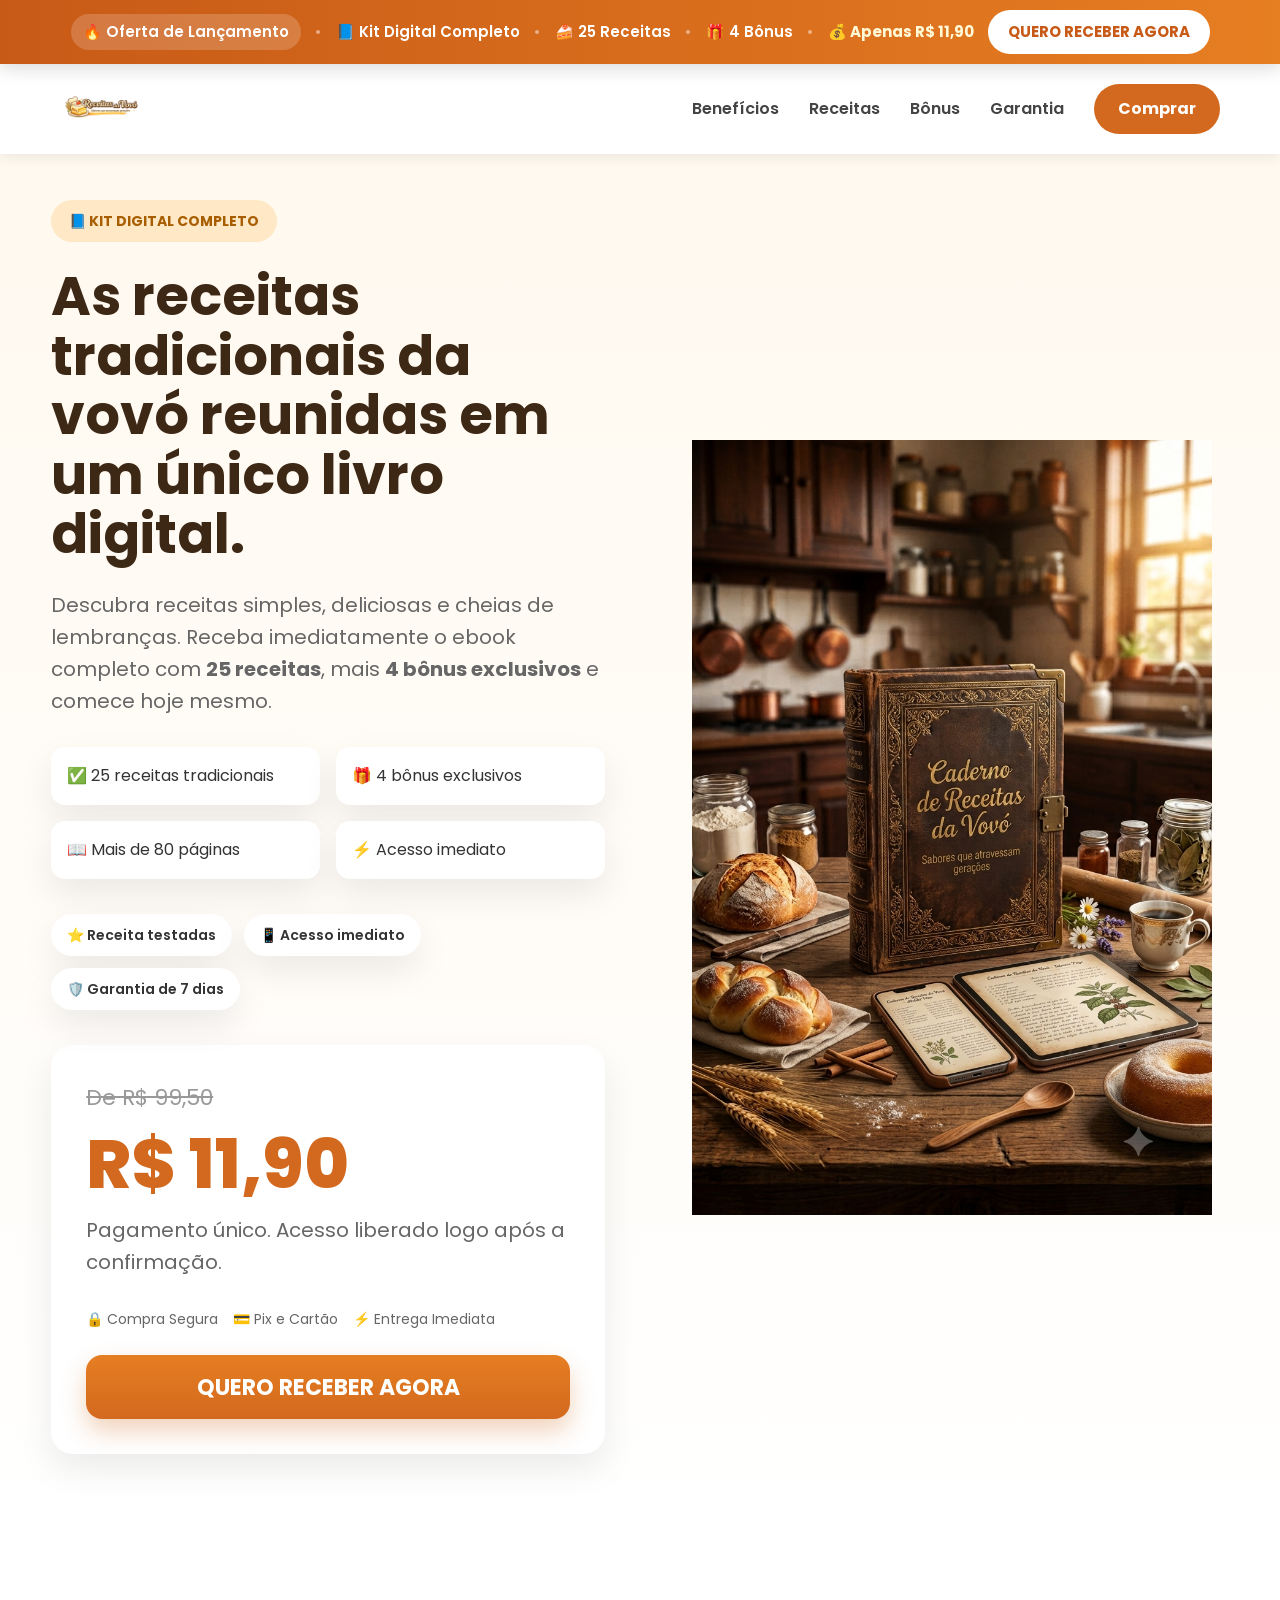
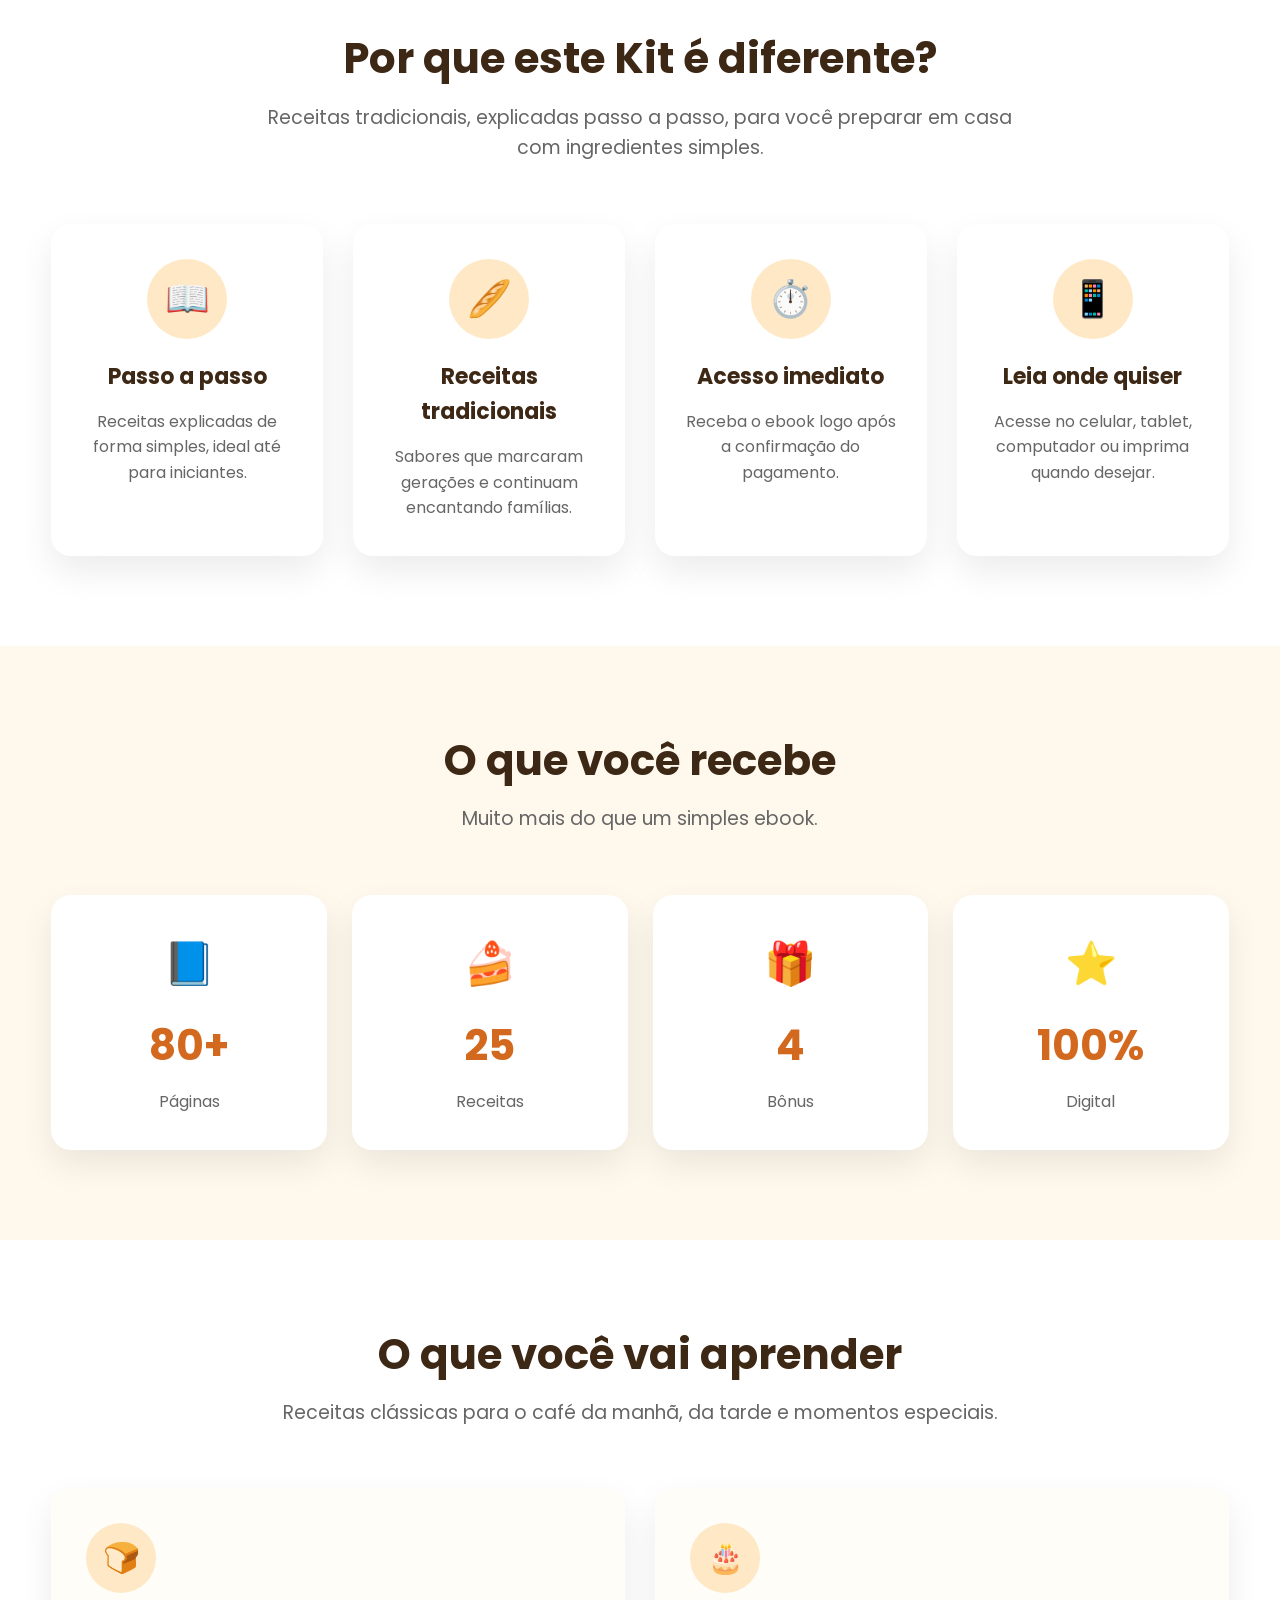
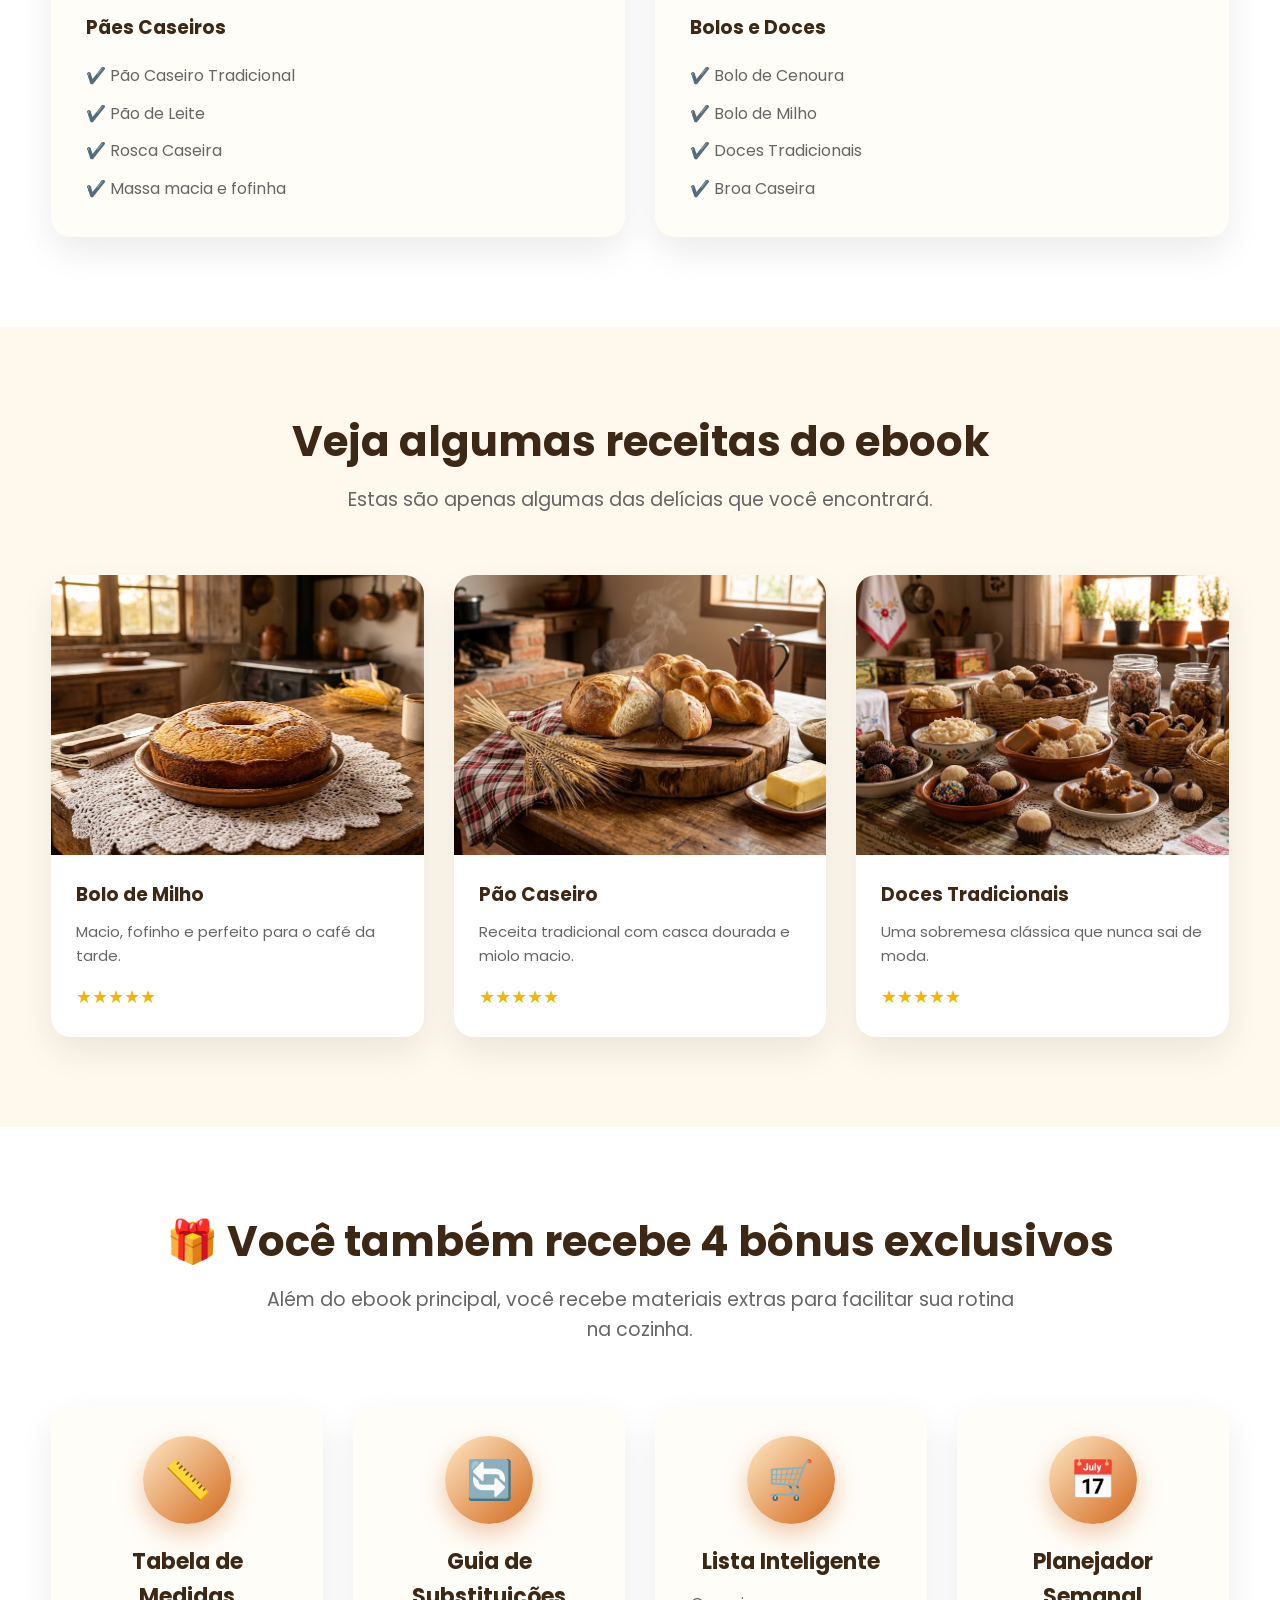
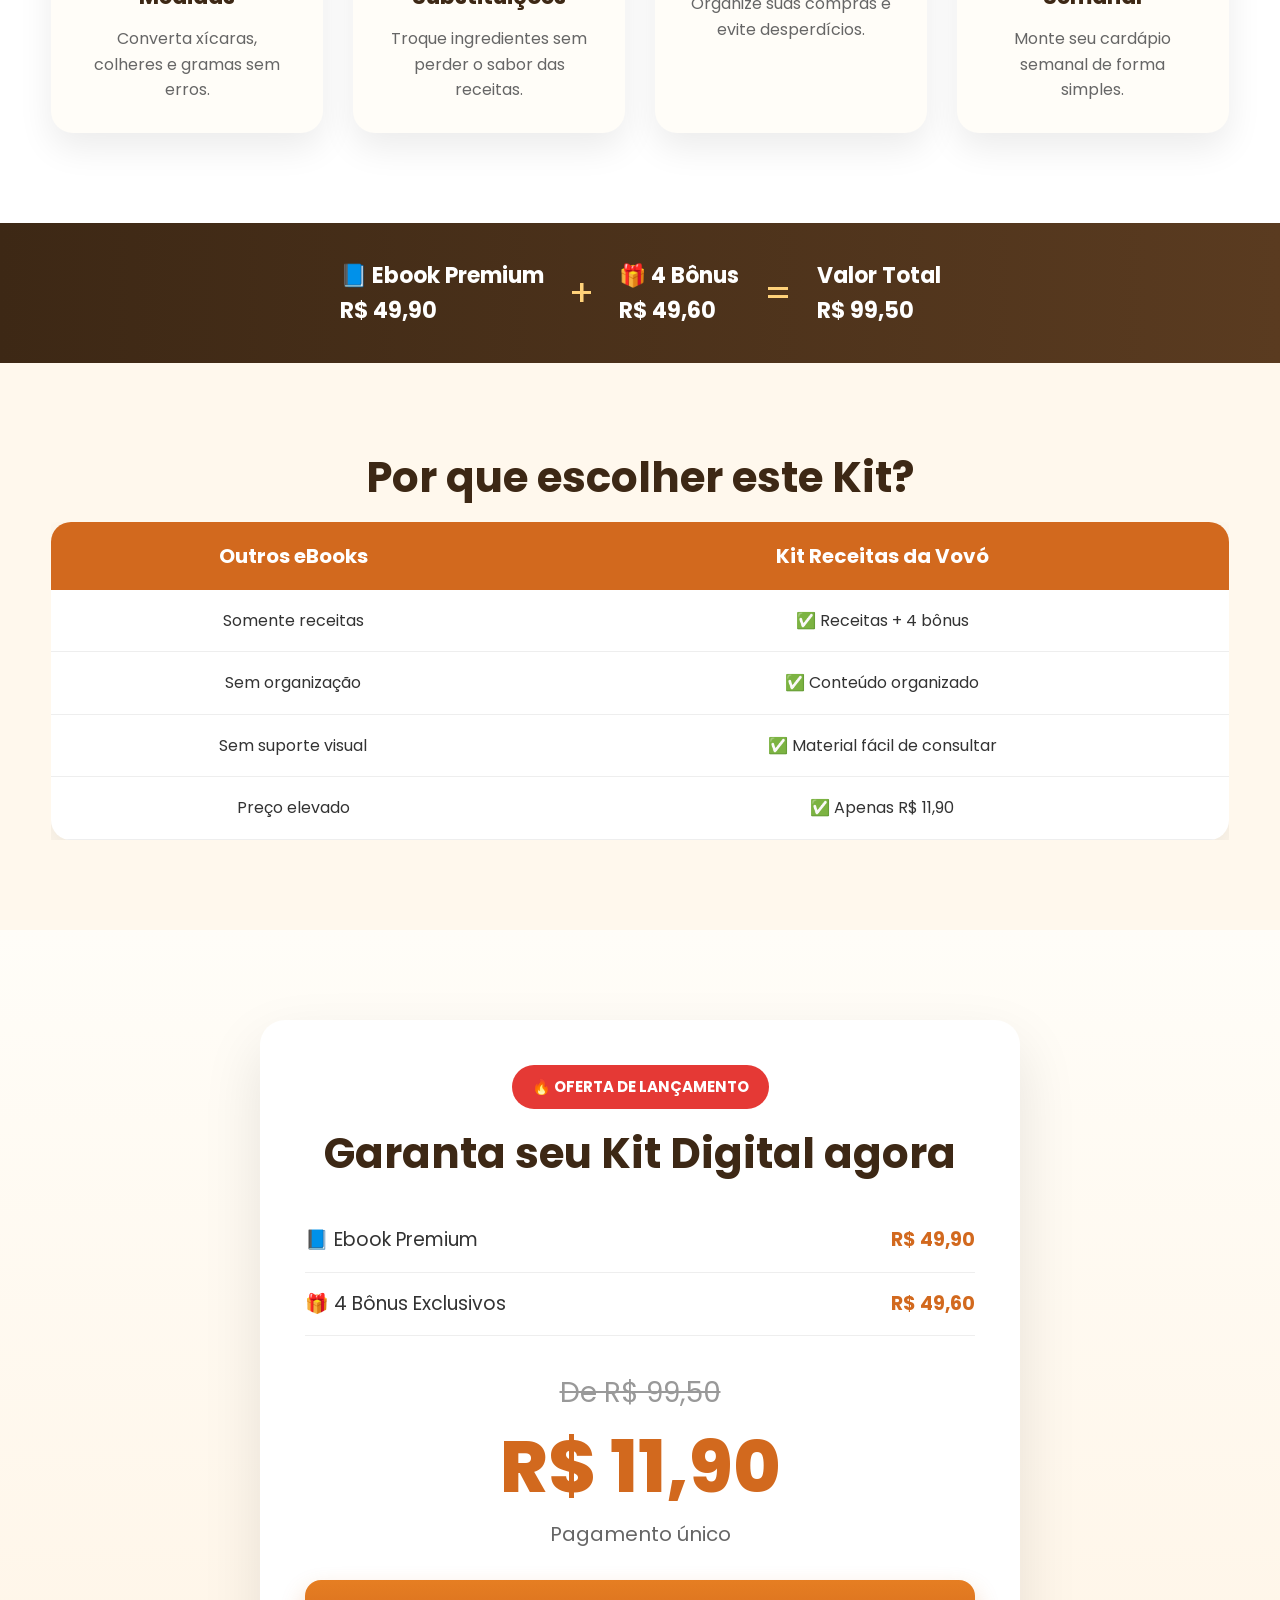
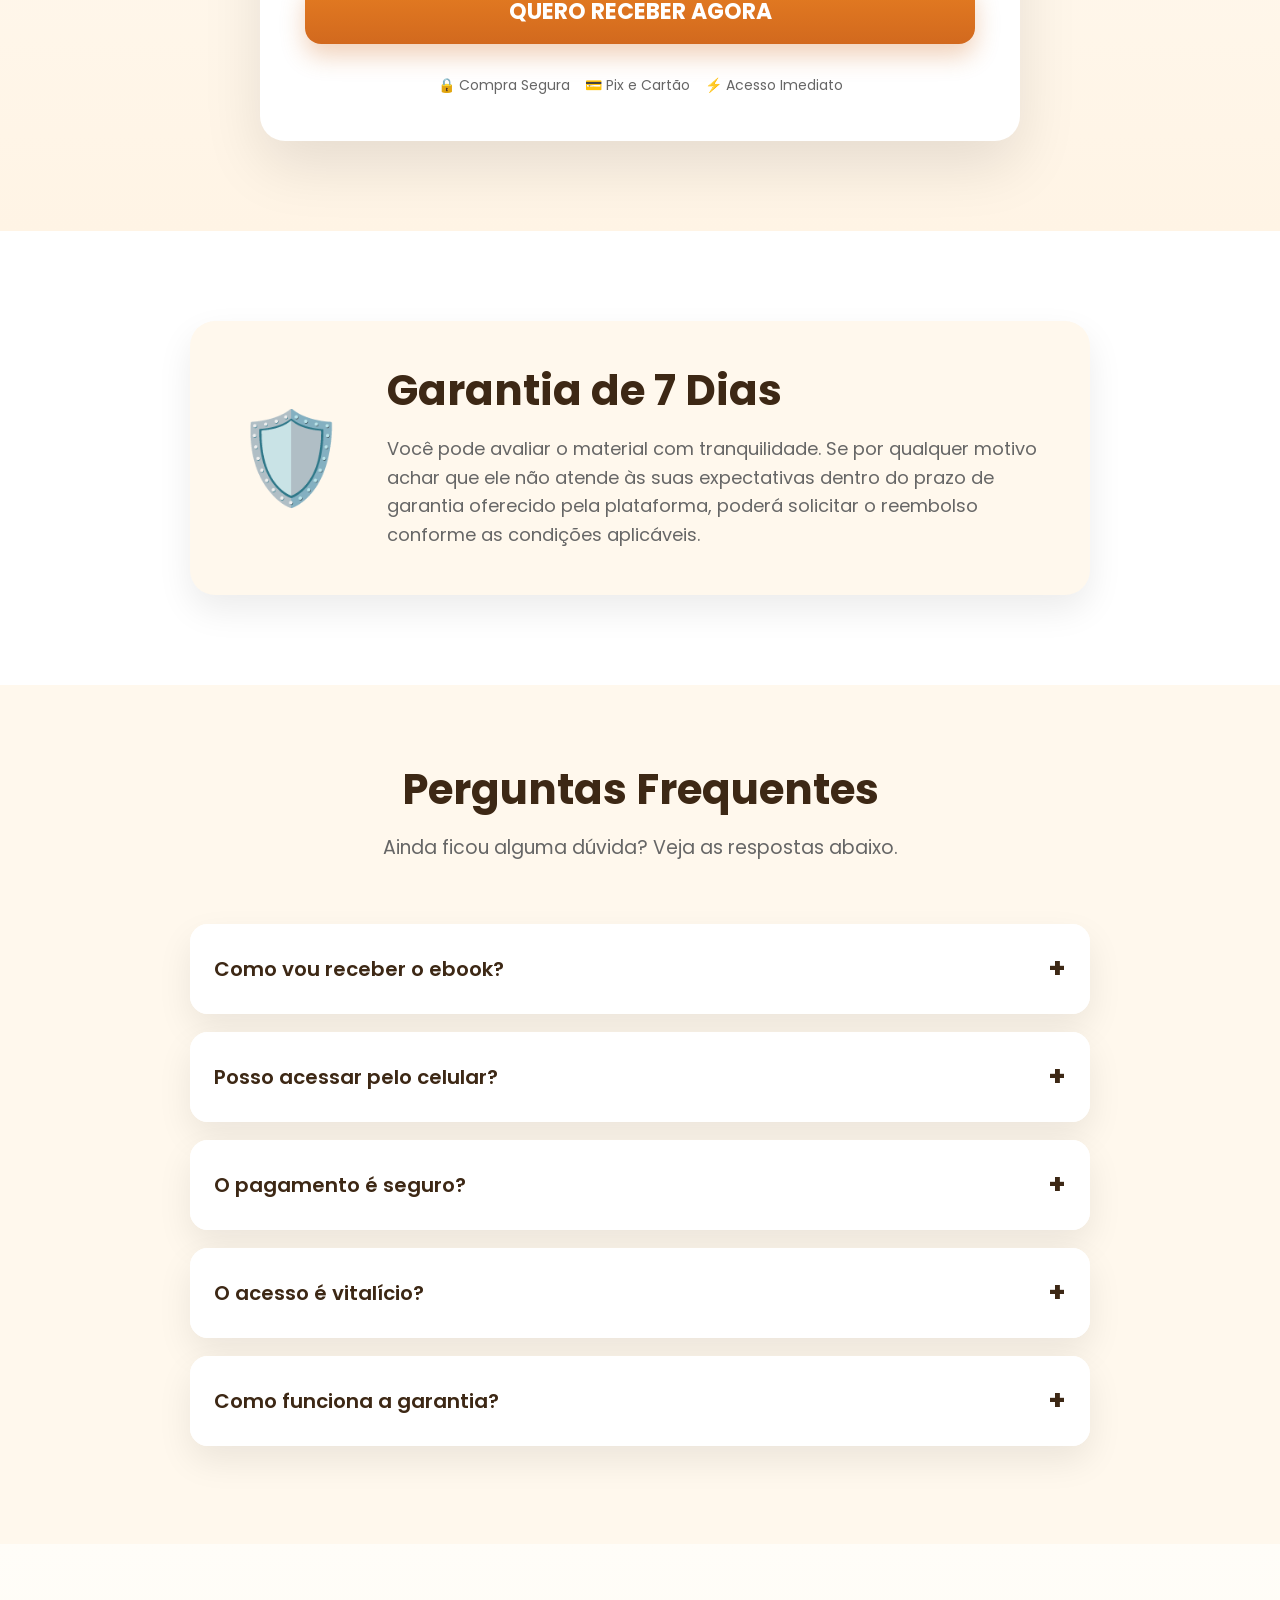
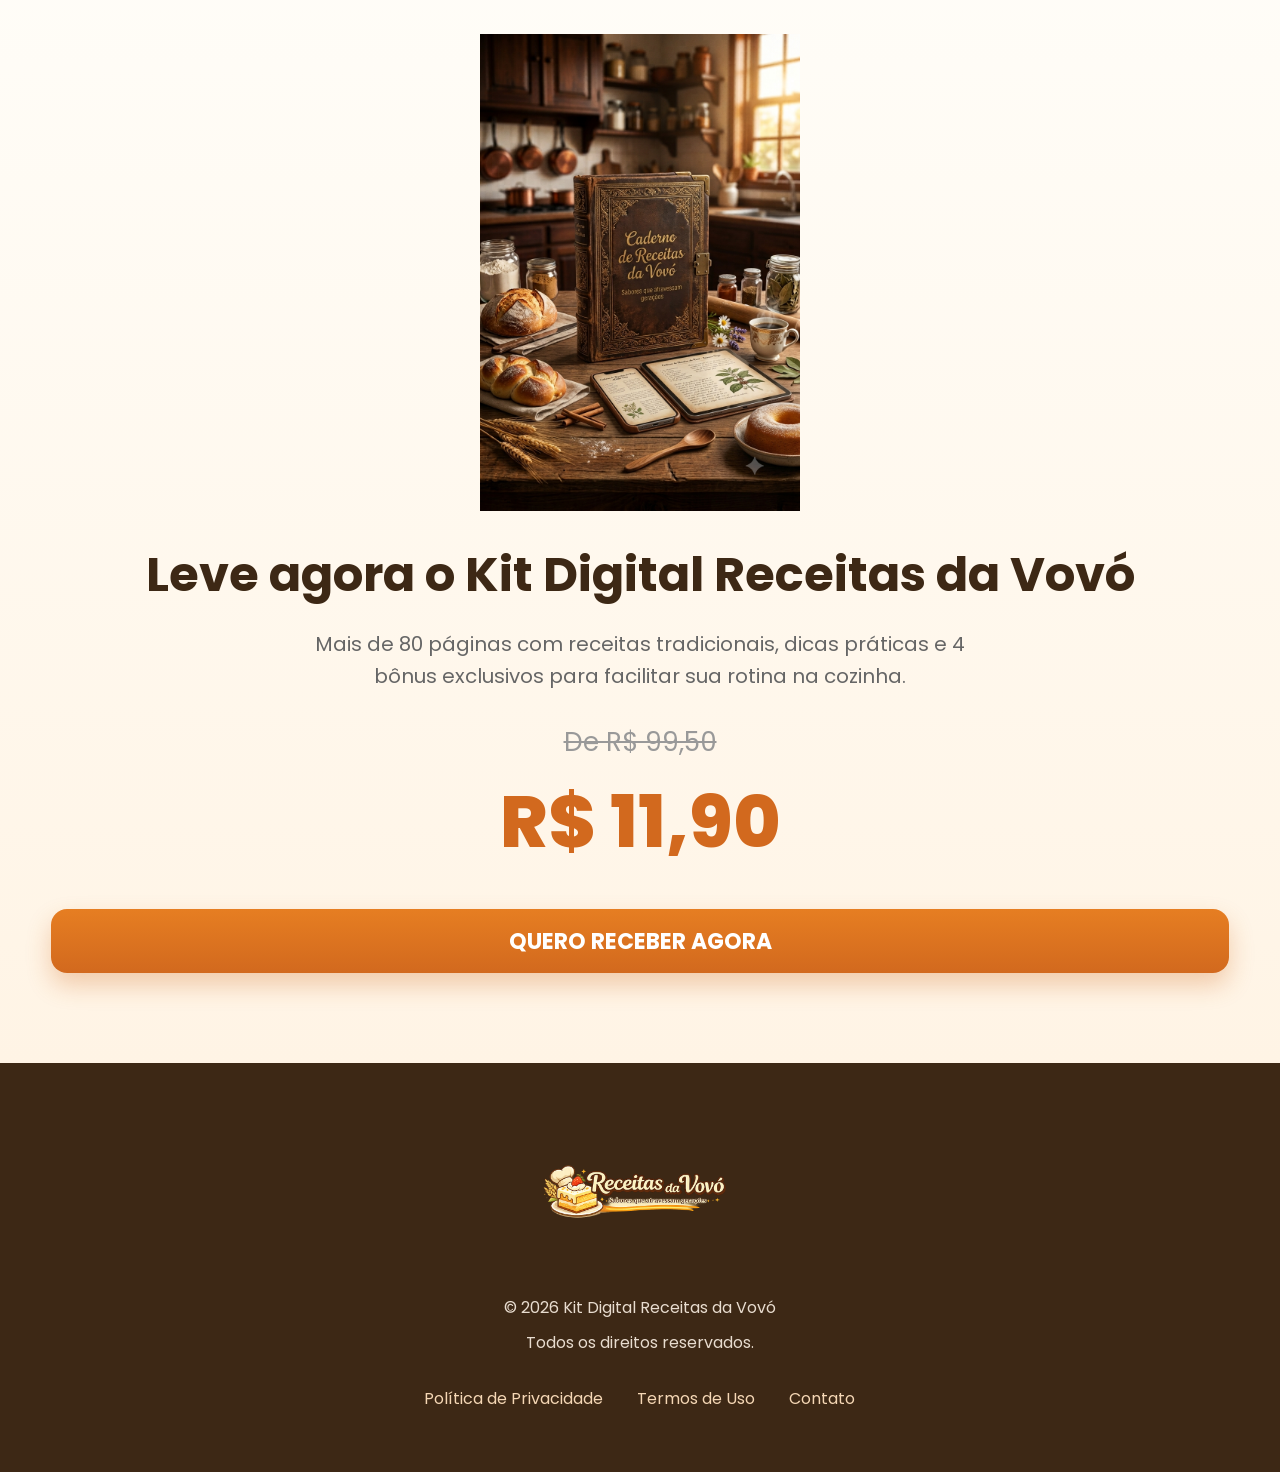
<file: index.html>
<!DOCTYPE html>
<html lang="pt-BR">
<head>
    <meta charset="UTF-8">
    <meta name="viewport" content="width=device-width, initial-scale=1.0">
    <title>Caderno de Receitas da Vovó | 25 Receitas + 4 Bônus</title>
    <meta name="description" content="Aprenda 25 receitas tradicionais da vovó e receba 4 bônus exclusivos. Ebook digital com mais de 80 páginas, acesso imediato e garantia de 7 dias.">
    <meta name="keywords" content="receitas da vovó, bolo caseiro, pão caseiro, ebook de receitas, receitas tradicionais, culinária brasileira">
    <meta name="author" content="Receitas da Vovó">
    <meta name="robots" content="index, follow">
    <meta property="og:type" content="website">
    <meta property="og:title" content="Kit Digital Receitas da Vovó">
    <meta property="og:description" content="25 receitas tradicionais + 4 bônus exclusivos por apenas R$ 11,90.">
    <meta property="og:image" content="assets/images/mockup/mockup.png">
    <meta property="og:url" content="https://diorgenescampos.github.io/livro-receitas-vovo/">
    <meta property="og:locale" content="pt_BR">
    <meta name="twitter:card" content="summary_large_image">
    <meta name="twitter:title" content="Kit Digital Receitas da Vovó">
    <meta name="twitter:description" content="25 receitas tradicionais + 4 bônus exclusivos.">
    <meta name="twitter:image" content="assets/images/mockup/mockup.png">
    <!-- <link rel="icon" href="assets/images/favicon/favicon.ico"> -->
    <!-- <link rel="apple-touch-icon" href="assets/images/favicon/apple-touch-icon.png"> -->

    <script>
    !function(f,b,e,v,n,t,s)
    {if(f.fbq)return;n=f.fbq=function(){
    n.callMethod ?
    n.callMethod.apply(n,arguments) :
    n.queue.push(arguments)
    };
    if(!f._fbq)f._fbq=n;
    n.push=n;
    n.loaded=!0;
    n.version='2.0';
    n.queue=[];
    t=b.createElement(e);
    t.async=!0;
    t.src=v;
    s=b.getElementsByTagName(e)[0];
    s.parentNode.insertBefore(t,s)
    }(window, document,'script',
    'https://connect.facebook.net/en_US/fbevents.js');

    fbq('init', '1923160201950301');
    fbq('track', 'PageView');
    </script>
    <noscript>
    <img height="1" width="1" style="display:none"
    src="https://www.facebook.com/tr?id=1923160201950301&ev=PageView&noscript=1"/>
    </noscript>

    <link rel="preconnect" href="https://fonts.googleapis.com">
    <link rel="preconnect" href="https://fonts.gstatic.com" crossorigin>
    <link href="https://fonts.googleapis.com/css2?family=Poppins:wght@300;400;500;600;700;800&display=swap" rel="stylesheet">

    <link rel="stylesheet" href="assets/css/style.css">
</head>
<body>

<div class="top-offer">
    <div class="offer-content">
        <span class="offer-highlight">🔥 Oferta de Lançamento</span>
        <span class="divider">•</span>
        <span>📘 Kit Digital Completo</span>
        <span class="divider">•</span>
        <span>🍰 25 Receitas</span>
        <span class="divider">•</span>
        <span>🎁 4 Bônus</span>
        <span class="divider">•</span>
        <span><strong>💰 Apenas R$ 11,90</strong></span>
        <a href="https://pay.kiwify.com.br/fBo9p1v" target="_blank" rel="noopener">
            QUERO RECEBER AGORA
        </a>
    </div>
</div>

<header>
    <div class="header-container">
        <a href="#inicio" class="logo">
            <img src="assets/images/capa/logo-horizontal.png"
     alt="Receitas da Vovó"
     class="logo-img">
        </a>
        <nav>
            <a href="#beneficios">Benefícios</a>
            <a href="#receitas">Receitas</a>
            <a href="#bonus">Bônus</a>
            <a href="#garantia">Garantia</a>
            <a href="#comprar" class="btn-menu">Comprar</a>
        </nav>
    </div>
</header>

<section class="hero" id="inicio">
<div class="container">
<div class="hero-grid">
<div class="hero-content">
<span class="tag">📘 KIT DIGITAL COMPLETO</span>
<h1>As receitas tradicionais da vovó reunidas em um único livro digital.</h1>
<p>
Descubra receitas simples, deliciosas e cheias de lembranças.
Receba imediatamente o ebook completo com <strong>25 receitas</strong>,
mais <strong>4 bônus exclusivos</strong> e comece hoje mesmo.
</p>
<div class="hero-check">
<div>✅ 25 receitas tradicionais</div>
<div>🎁 4 bônus exclusivos</div>
<div>📖 Mais de 80 páginas</div>
<div>⚡ Acesso imediato</div>
</div>
<div class="hero-stats">
<span>⭐ Receita testadas</span>
<span>📱 Acesso imediato</span>
<span>🛡️ Garantia de 7 dias</span>
</div>
<div class="price-box">
<div class="old-price">De R$ 99,50</div>
<div class="big-price">R$ 11,90</div>
<p>Pagamento único. Acesso liberado logo após a confirmação.</p>
<div class="security">
<span>🔒 Compra Segura</span>
<span>💳 Pix e Cartão</span>
<span>⚡ Entrega Imediata</span>
</div>
<br>
<a href="https://pay.kiwify.com.br/fBo9p1v" class="btn-primary" target="_blank" rel="noopener">QUERO RECEBER AGORA</a>
</div>
</div>

<div class="hero-image">
<img src="assets/images/mockup/mockup.png" alt="Kit Digital Receitas da Vovó" loading="eager">
</div>
</div>
</div>
</section>

<section class="benefits" id="beneficios">
<div class="container">
<h2>Por que este Kit é diferente?</h2>
<p class="section-subtitle">Receitas tradicionais, explicadas passo a passo, para você preparar em casa com ingredientes simples.</p>
<div class="benefits-grid">
<div class="benefit-card">
<div class="benefit-icon">📖</div>
<h3>Passo a passo</h3>
<p>Receitas explicadas de forma simples, ideal até para iniciantes.</p>
</div>
<div class="benefit-card">
<div class="benefit-icon">🥖</div>
<h3>Receitas tradicionais</h3>
<p>Sabores que marcaram gerações e continuam encantando famílias.</p>
</div>
<div class="benefit-card">
<div class="benefit-icon">⏱️</div>
<h3>Acesso imediato</h3>
<p>Receba o ebook logo após a confirmação do pagamento.</p>
</div>
<div class="benefit-card">
<div class="benefit-icon">📱</div>
<h3>Leia onde quiser</h3>
<p>Acesse no celular, tablet, computador ou imprima quando desejar.</p>
</div>
</div>
</div>
</section>

<section class="numbers">
<div class="container">
<h2>O que você recebe</h2>
<p class="section-subtitle">Muito mais do que um simples ebook.</p>
<div class="numbers-grid">
<div class="number-card"><span>📘</span><h3>80+</h3><p>Páginas</p></div>
<div class="number-card"><span>🍰</span><h3>25</h3><p>Receitas</p></div>
<div class="number-card"><span>🎁</span><h3>4</h3><p>Bônus</p></div>
<div class="number-card"><span>⭐</span><h3>100%</h3><p>Digital</p></div>
</div>
</div>
</section>

<section class="learn">
<div class="container">
<h2>O que você vai aprender</h2>
<p class="section-subtitle">Receitas clássicas para o café da manhã, da tarde e momentos especiais.</p>
<div class="learn-grid">
<div class="learn-card">
<div class="learn-icon">🍞</div>
<h3>Pães Caseiros</h3>
<ul>
<li>✔️ Pão Caseiro Tradicional</li>
<li>✔️ Pão de Leite</li>
<li>✔️ Rosca Caseira</li>
<li>✔️ Massa macia e fofinha</li>
</ul>
</div>
<div class="learn-card">
<div class="learn-icon">🎂</div>
<h3>Bolos e Doces</h3>
<ul>
<li>✔️ Bolo de Cenoura</li>
<li>✔️ Bolo de Milho</li>
<li>✔️ Doces Tradicionais</li>
<li>✔️ Broa Caseira</li>
</ul>
</div>
</div>
</div>
</section>

<section class="recipes" id="receitas">
<div class="container">
<h2>Veja algumas receitas do ebook</h2>
<p class="section-subtitle">Estas são apenas algumas das delícias que você encontrará.</p>
<div class="recipes-grid">
<div class="recipe-card">
<img src="assets/images/receitas/bolo.jpg" alt="Bolo de Milho">
<div class="recipe-info">
<h3>Bolo de Milho</h3>
<p>Macio, fofinho e perfeito para o café da tarde.</p>
<div class="recipe-stars">★★★★★</div>
</div>
</div>
<div class="recipe-card">
<img src="assets/images/receitas/pao.jpg" alt="Pão Caseiro">
<div class="recipe-info">
<h3>Pão Caseiro</h3>
<p>Receita tradicional com casca dourada e miolo macio.</p>
<div class="recipe-stars">★★★★★</div>
</div>
</div>
<div class="recipe-card">
<img src="assets/images/receitas/doce.jpg" alt="Pudim">
<div class="recipe-info">
<h3>Doces Tradicionais</h3>
<p>Uma sobremesa clássica que nunca sai de moda.</p>
<div class="recipe-stars">★★★★★</div>
</div>
</div>
</div>
</div>
</section>

<section class="bonus" id="bonus">
<div class="container">
<h2>🎁 Você também recebe 4 bônus exclusivos</h2>
<p class="section-subtitle">Além do ebook principal, você recebe materiais extras para facilitar sua rotina na cozinha.</p>
<div class="bonus-grid">
<div class="bonus-card">
<div class="bonus-icon-circle">📏</div>
<h3>Tabela de Medidas</h3>
<p>Converta xícaras, colheres e gramas sem erros.</p>
</div>
<div class="bonus-card">
<div class="bonus-icon-circle">🔄</div>
<h3>Guia de Substituições</h3>
<p>Troque ingredientes sem perder o sabor das receitas.</p>
</div>
<div class="bonus-card">
<div class="bonus-icon-circle">🛒</div>
<h3>Lista Inteligente</h3>
<p>Organize suas compras e evite desperdícios.</p>
</div>
<div class="bonus-card">
<div class="bonus-icon-circle">📅</div>
<h3>Planejador Semanal</h3>
<p>Monte seu cardápio semanal de forma simples.</p>
</div>
</div>
</div>
</section>

<section class="value-bar">
<div class="container">
<div class="value-item">📘 Ebook Premium<br><strong>R$ 49,90</strong></div>
<div class="plus">+</div>
<div class="value-item">🎁 4 Bônus<br><strong>R$ 49,60</strong></div>
<div class="plus">=</div>
<div class="value-item">Valor Total<br><strong>R$ 99,50</strong></div>
</div>
</section>

<section class="comparison">
<div class="container">
<h2>Por que escolher este Kit?</h2>
<div class="comparison-table">
<table>
<tr><th>Outros eBooks</th><th>Kit Receitas da Vovó</th></tr>
<tr><td>Somente receitas</td><td>✅ Receitas + 4 bônus</td></tr>
<tr><td>Sem organização</td><td>✅ Conteúdo organizado</td></tr>
<tr><td>Sem suporte visual</td><td>✅ Material fácil de consultar</td></tr>
<tr><td>Preço elevado</td><td>✅ Apenas R$ 11,90</td></tr>
</table>
</div>
</div>
</section>

<section class="offer" id="comprar">
<div class="container">
<div class="offer-box">
<div class="offer-title">
<span class="offer-badge">🔥 OFERTA DE LANÇAMENTO</span>
<h2>Garanta seu Kit Digital agora</h2>
</div>
<div class="offer-item"><span>📘 Ebook Premium</span><strong>R$ 49,90</strong></div>
<div class="offer-item"><span>🎁 4 Bônus Exclusivos</span><strong>R$ 49,60</strong></div>
<div class="offer-total">
<div class="offer-old">De R$ 99,50</div>
<div class="offer-price">R$ 11,90</div>
<div class="offer-installments">Pagamento único</div>
<a href="https://pay.kiwify.com.br/fBo9p1v" class="btn-primary" target="_blank" rel="noopener">QUERO RECEBER AGORA</a>
<div class="offer-security">
<span>🔒 Compra Segura</span>
<span>💳 Pix e Cartão</span>
<span>⚡ Acesso Imediato</span>
</div>
</div>
</div>
</div>
</section>

<section class="guarantee" id="garantia">
<div class="container">
<div class="guarantee-box">
<div class="guarantee-icon">🛡️</div>
<div class="guarantee-content">
<h2>Garantia de 7 Dias</h2>
<p>
Você pode avaliar o material com tranquilidade.
Se por qualquer motivo achar que ele não atende às suas expectativas dentro do prazo de garantia oferecido pela plataforma, poderá solicitar o reembolso conforme as condições aplicáveis.
</p>
</div>
</div>
</div>
</section>

<section class="faq">
<div class="container">
<h2>Perguntas Frequentes</h2>
<p class="section-subtitle">Ainda ficou alguma dúvida? Veja as respostas abaixo.</p>
<div class="faq-list">
<div class="faq-item">
<button class="faq-question">Como vou receber o ebook?</button>
<div class="faq-answer"><p>Após a confirmação do pagamento, você receberá acesso imediatamente pela Kiwify no e-mail cadastrado.</p></div>
</div>
<div class="faq-item">
<button class="faq-question">Posso acessar pelo celular?</button>
<div class="faq-answer"><p>Sim. O ebook pode ser lido no celular, tablet, notebook ou computador.</p></div>
</div>
<div class="faq-item">
<button class="faq-question">O pagamento é seguro?</button>
<div class="faq-answer"><p>Sim. Todo o pagamento é processado pela Kiwify em ambiente seguro.</p></div>
</div>
<div class="faq-item">
<button class="faq-question">O acesso é vitalício?</button>
<div class="faq-answer"><p>Sim. Depois da compra você poderá acessar o material sempre que desejar.</p></div>
</div>
<div class="faq-item">
<button class="faq-question">Como funciona a garantia?</button>
<div class="faq-answer"><p>Você poderá solicitar o reembolso dentro do prazo de garantia informado pela plataforma, conforme as condições aplicáveis.</p></div>
</div>
</div>
</div>
</section>

<section class="final-cta">
<div class="container">
<img src="assets/images/mockup/mockup.png" alt="Kit Digital Receitas da Vovó">
<h2>Leve agora o Kit Digital Receitas da Vovó</h2>
<p>Mais de 80 páginas com receitas tradicionais, dicas práticas e 4 bônus exclusivos para facilitar sua rotina na cozinha.</p>
<div class="final-price">
<span class="old">De R$ 99,50</span>
<span class="new">R$ 11,90</span>
</div>
<a href="https://pay.kiwify.com.br/fBo9p1v" class="btn-primary" target="_blank" rel="noopener">QUERO RECEBER AGORA</a>
</div>
</section>

<footer>
<div class="container">
<img src="assets/images/capa/logo-horizontal.png"
     alt="Receitas da Vovó"
     class="logo-img">
<p>© 2026 Kit Digital Receitas da Vovó</p>
<p>Todos os direitos reservados.</p>
<div class="footer-links">
<a href="#">Política de Privacidade</a>
<a href="#">Termos de Uso</a>
<a href="#">Contato</a>
</div>
</div>
</footer>

<a href="https://pay.kiwify.com.br/fBo9p1v" class="floating-buy" target="_blank" rel="noopener">🛒 Comprar por R$ 11,90</a>

<button class="back-top">↑</button>

<script src="assets/js/main.js"></script>
</body>
</html>
</file>
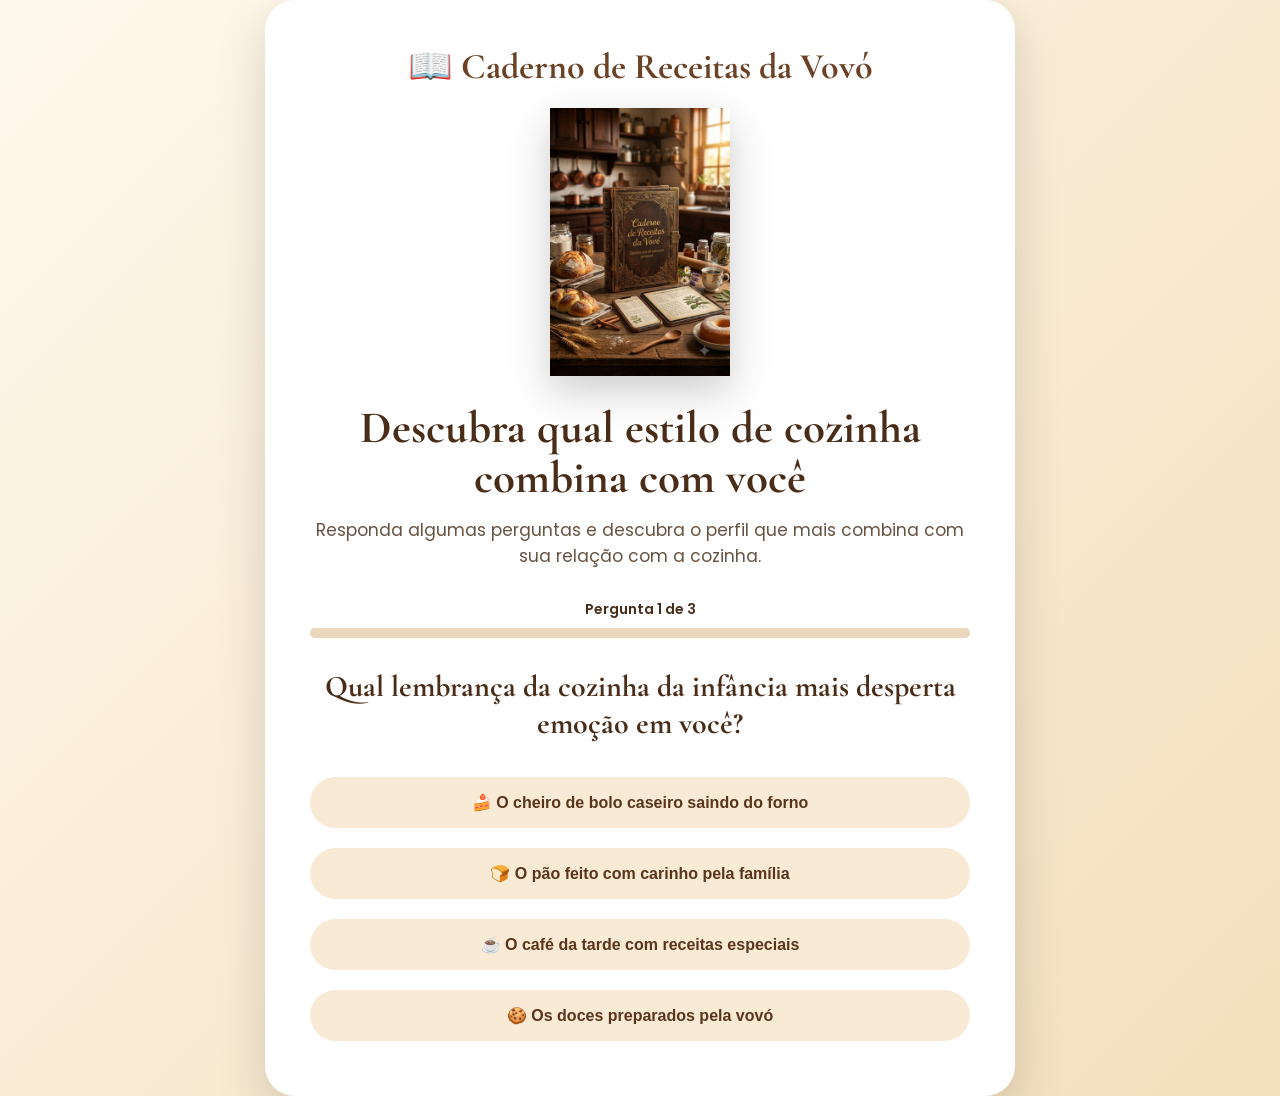
<file: quiz.html>
<!DOCTYPE html>
<html lang="pt-BR">

<head>

<meta charset="UTF-8">

<meta name="viewport" content="width=device-width, initial-scale=1.0">


<title>
Descubra seu Perfil Culinário | Caderno de Receitas da Vovó
</title>


<link rel="preconnect" href="https://fonts.googleapis.com">

<link rel="preconnect" href="https://fonts.gstatic.com" crossorigin>

<link href="https://fonts.googleapis.com/css2?family=Cormorant+Garamond:wght@500;600;700&family=Poppins:wght@300;400;500;600;700&display=swap" rel="stylesheet">



<style>


* {

margin:0;

padding:0;

box-sizing:border-box;

}



body {

font-family:'Poppins',sans-serif;

background:

linear-gradient(
135deg,
#fff8ed,
#f3dfbb
);

min-height:100vh;

display:flex;

align-items:center;

justify-content:center;

color:#4a2d18;

}



.quiz-box {


width:90%;

max-width:750px;

background:#ffffff;

border-radius:30px;

padding:45px;

box-shadow:

0 20px 50px rgba(0,0,0,.15);

text-align:center;


}



.logo {


font-family:'Cormorant Garamond',serif;

font-size:36px;

font-weight:700;

color:#6b4226;

margin-bottom:15px;


}



.mockup {


width:180px;

margin:20px auto;


}



.mockup img {


width:100%;


filter:drop-shadow(
0 15px 20px rgba(0,0,0,.2)
);


}



h1 {


font-family:'Cormorant Garamond',serif;

font-size:45px;

line-height:1.1;

margin-bottom:15px;


}



.subtitle {


color:#665343;

font-size:17px;

margin-bottom:30px;


}



.progress-area {


margin-bottom:30px;


}



.progress-text {


font-size:14px;

font-weight:600;

margin-bottom:8px;


}



.progress {


height:10px;

background:#ead8bd;

border-radius:20px;

overflow:hidden;


}



.progress-bar {


height:100%;

width:0%;

background:#c58b35;

transition:.4s;


}



.question {


display:none;


}



.question.active {


display:block;

animation:fade .4s;


}



@keyframes fade {


from{

opacity:0;

transform:translateY(20px);

}


to{

opacity:1;

transform:translateY(0);

}


}


.question h2 {


font-family:'Cormorant Garamond',serif;

font-size:30px;

margin-bottom:25px;


}



.option {


width:100%;

padding:16px;

margin:10px 0;

border:none;

border-radius:50px;

background:#f8ead5;

color:#5a351b;

font-size:16px;

font-weight:600;

cursor:pointer;

transition:.3s;


}



.option:hover {


background:#c58b35;

color:white;

transform:translateY(-3px);


}


    </style>

</head>


<body>


<div class="quiz-box">



<div class="logo">

📖 Caderno de Receitas da Vovó

</div>




<div class="mockup">


<img 
src="assets/images/mockup/mockup.png"
alt="Caderno de Receitas da Vovó">


</div>





<h1>

Descubra qual estilo de cozinha combina com você

</h1>



<p class="subtitle">

Responda algumas perguntas e descubra o perfil que mais combina com sua relação com a cozinha.

</p>






<div class="progress-area">


<div class="progress-text" id="progressText">

Pergunta 1 de 3

</div>



<div class="progress">

<div class="progress-bar" id="progressBar"></div>

</div>


</div>









<!-- PERGUNTA 1 -->


<div class="question active">


<h2>

Qual lembrança da cozinha da infância mais desperta emoção em você?

</h2>



<button class="option" onclick="nextQuestion()">

🍰 O cheiro de bolo caseiro saindo do forno

</button>



<button class="option" onclick="nextQuestion()">

🍞 O pão feito com carinho pela família

</button>



<button class="option" onclick="nextQuestion()">

☕ O café da tarde com receitas especiais

</button>



<button class="option" onclick="nextQuestion()">

🍪 Os doces preparados pela vovó

</button>


</div>









<!-- PERGUNTA 2 -->


<div class="question">


<h2>

Que tipo de receita você mais gosta de preparar?

</h2>



<button class="option" onclick="nextQuestion()">

🍰 Bolos e sobremesas tradicionais

</button>



<button class="option" onclick="nextQuestion()">

🥖 Pães e receitas de forno

</button>



<button class="option" onclick="nextQuestion()">

🥘 Comidas simples para a família

</button>



<button class="option" onclick="nextQuestion()">

❤️ Receitas antigas cheias de história

</button>


</div>








<!-- PERGUNTA 3 -->


<div class="question">


<h2>

O que você mais deseja ao cozinhar?

</h2>



<button class="option" onclick="showResult()">

❤️ Relembrar momentos especiais

</button>



<button class="option" onclick="showResult()">

👨‍👩‍👧 Criar novas memórias em família

</button>



<button class="option" onclick="showResult()">

⏱️ Fazer receitas gostosas sem complicação

</button>



<button class="option" onclick="showResult()">

📖 Manter vivas as receitas tradicionais

</button>



</div>

    <!-- RESULTADO FINAL -->


<div class="question" id="result">


<h2>

❤️ Seu perfil: Guardião(ã) de Memórias

</h2>




<p class="subtitle">

Você valoriza receitas que carregam histórias, carinho e tradição.

Para você, cozinhar é muito mais do que preparar uma refeição: é manter vivas lembranças especiais e criar novos momentos com quem ama.

</p>




<p class="subtitle">

Por isso, o <strong>Caderno de Receitas da Vovó</strong> combina perfeitamente com você.

Tenha acesso a receitas tradicionais, dicas especiais e materiais preparados para trazer novamente aquele sabor da cozinha da família.

</p>





<div style="margin:25px 0;">


<strong>

📖 O que você vai receber:

</strong>



<p>

✔ Caderno digital de receitas tradicionais

<br>

✔ Receitas fáceis de preparar

<br>

✔ Dicas especiais da cozinha da vovó

<br>

✔ Acesso imediato após a compra

</p>


</div>






<a href="https://pay.kiwify.com.br/fBo9p1v"

class="option"

style="
display:block;
background:#c58b35;
color:white;
text-decoration:none;
margin-top:30px;
">


🔥 Quero meu Caderno de Receitas da Vovó


</a>



</div>


</div>

 <script>


let currentQuestion = 0;


const questions = document.querySelectorAll(".question");


const progressBar = document.getElementById("progressBar");


const progressText = document.getElementById("progressText");





function updateProgress(){


let percent = ((currentQuestion) / 3) * 100;


progressBar.style.width = percent + "%";



if(currentQuestion < 3){

progressText.innerHTML =
"Pergunta " + (currentQuestion + 1) + " de 3";

}


}





function nextQuestion(){


questions[currentQuestion].classList.remove("active");



currentQuestion++;



questions[currentQuestion].classList.add("active");



updateProgress();



}







function showResult(){


questions[currentQuestion].classList.remove("active");



document.getElementById("result").classList.add("active");



progressBar.style.width = "100%";


progressText.innerHTML = "Resultado concluído 🎉";



}




updateProgress();



</script>




</body>

</html>
</file>
<file: assets/css/style.css>
/* =====================================================
   KIT DIGITAL RECEITAS DA VOVÓ
   STYLE.CSS V3
   ===================================================== */

*,
*::before,
*::after{
    margin:0;
    padding:0;
    box-sizing:border-box;
}

html{
    scroll-behavior:smooth;
}

body{
    font-family:'Poppins',sans-serif;
    background:#FFFDF8;
    color:#333333;
    line-height:1.6;
    overflow-x:hidden;
    -webkit-font-smoothing:antialiased;
    text-rendering:optimizeLegibility;
}

:root{
    --primary:#D2691E;
    --primary-dark:#B55314;
    --secondary:#FFF4E5;
    --accent:#FFE8C5;
    --text:#333333;
    --text-light:#666666;
    --title:#3D2815;
    --white:#FFFFFF;
    --shadow:0 15px 35px rgba(0,0,0,.08);
    --shadow-hover:0 20px 45px rgba(0,0,0,.15);
    --radius:18px;
    --transition:.35s ease;
}

img{
    display:block;
    max-width:100%;
    height:auto;
}

a{
    text-decoration:none;
    color:inherit;
}

ul{
    list-style:none;
}

button{
    font-family:inherit;
}

.container{
    width:min(92%,1200px);
    margin-inline:auto;
}

section{
    padding:90px 0;
}

section h2{
    font-size:42px;
    color:var(--title);
    text-align:center;
    margin-bottom:18px;
    line-height:1.2;
}

.section-subtitle{
    max-width:760px;
    margin:0 auto 60px;
    text-align:center;
    color:var(--text-light);
    font-size:19px;
}

.btn-primary{
    display:inline-flex;
    align-items:center;
    justify-content:center;
    width:100%;
    min-height:64px;
    background:linear-gradient(180deg,#E67E22,#D2691E);
    color:#FFF;
    font-size:22px;
    font-weight:700;
    border-radius:16px;
    transition:var(--transition);
    box-shadow:0 12px 25px rgba(210,105,30,.30);
}

.btn-primary:hover{
    transform:translateY(-3px);
    box-shadow:0 18px 35px rgba(210,105,30,.40);
}

.btn-primary:active{
    transform:scale(.98);
}

.tag{
    display:inline-block;
    padding:10px 18px;
    border-radius:50px;
    background:var(--accent);
    color:#A85D00;
    font-size:14px;
    font-weight:700;
}

.card{
    background:#FFF;
    border-radius:20px;
    box-shadow:var(--shadow);
    transition:var(--transition);
}

.card:hover{
    transform:translateY(-8px);
    box-shadow:var(--shadow-hover);
}

h1,h2,h3,h4{
    font-weight:700;
}

p{
    color:var(--text-light);
}

.top-offer{
    position:fixed;
    top:0;
    left:0;
    width:100%;
    background:linear-gradient(90deg,#C85A17,#E67E22);
    color:#FFF;
    z-index:99999;
    box-shadow:0 4px 18px rgba(0,0,0,.15);
    animation:slideDown .6s ease;
}

.offer-content{
    max-width:1200px;
    margin:auto;
    min-height:56px;
    display:flex;
    justify-content:center;
    align-items:center;
    gap:14px;
    flex-wrap:wrap;
    padding:10px 18px;
    font-size:15px;
    font-weight:600;
}

.offer-highlight{
    background:rgba(255,255,255,.18);
    padding:6px 12px;
    border-radius:50px;
}

.divider{
    opacity:.45;
}

.offer-content strong{
    color:#FFF9D6;
}

.offer-content a{
    background:#FFF;
    color:#C85A17;
    padding:10px 20px;
    border-radius:40px;
    font-weight:700;
    transition:.3s;
}

.offer-content a:hover{
    transform:translateY(-2px);
    background:#FFF5E8;
}

header{
    position:fixed;
    top:56px; /* valor padrão; o script.js ajusta dinamicamente
                 caso a barra de oferta quebre em mais de uma linha
                 (telas pequenas), evitando o header cobrir a barra */
    left:0;
    width:100%;
    background:rgba(255,255,255,.95);
    backdrop-filter:blur(10px);
    box-shadow:0 3px 12px rgba(0,0,0,.08);
    z-index:9999;
    transition:top .2s ease,box-shadow .35s;
}

header.scrolled{
    box-shadow:0 8px 25px rgba(0,0,0,.12);
}

.header-container{
    max-width:1200px;
    margin:auto;
    padding:16px 20px;
    display:flex;
    justify-content:space-between;
    align-items:center;
}

.logo{
    display:flex;
    align-items:center;
}

.logo img{
    height:58px;
    width:auto;
}

nav{
    display:flex;
    align-items:center;
    gap:30px;
}

nav a{
    color:#444;
    font-weight:600;
    transition:.3s;
    position:relative;
}

nav a::after{
    content:"";
    position:absolute;
    left:0;
    bottom:-5px;
    width:0;
    height:2px;
    background:#D2691E;
    transition:.3s;
}

nav a:hover{
    color:#D2691E;
}

nav a:hover::after{
    width:100%;
}

.btn-menu{
    background:#D2691E;
    color:#FFF;
    padding:12px 24px;
    border-radius:40px;
    font-weight:700;
    transition:.3s;
}

.btn-menu:hover{
    background:#B55314;
    transform:translateY(-2px);
}

.hero{
    padding:200px 0 90px;
    background:linear-gradient(180deg,#FFF8ED,#FFFFFF);
}

.hero-grid{
    display:grid;
    grid-template-columns:1fr 1fr;
    gap:70px;
    align-items:center;
}

.hero h1{
    font-size:54px;
    color:#3D2815;
    line-height:1.1;
    margin:25px 0;
}

.hero p{
    font-size:20px;
    margin-bottom:30px;
}

.hero-check{
    display:grid;
    grid-template-columns:repeat(2,1fr);
    gap:16px;
    margin-bottom:35px;
}

.hero-check div{
    background:#FFF;
    padding:16px;
    border-radius:14px;
    box-shadow:var(--shadow);
}

.hero-image{
    display:flex;
    justify-content:center;
    align-items:center;
}

.hero-image img{
    max-width:520px;
    width:100%;
    animation:float 4s ease-in-out infinite;
}

.price-box{
    background:#FFF;
    border-radius:22px;
    padding:35px;
    box-shadow:var(--shadow);
    margin-top:35px;
}

.old-price{
    color:#999;
    text-decoration:line-through;
    font-size:22px;
}

.big-price{
    font-size:68px;
    color:#D2691E;
    font-weight:800;
    line-height:1;
    margin:15px 0;
}

.security{
    display:flex;
    flex-wrap:wrap;
    gap:15px;
    margin-top:25px;
    color:#666;
    font-size:14px;
}

.hero-stats{
    display:flex;
    flex-wrap:wrap;
    gap:12px;
    margin-top:25px;
}

.hero-stats span{
    background:#FFF;
    padding:10px 16px;
    border-radius:30px;
    box-shadow:var(--shadow);
    font-size:14px;
    font-weight:600;
}

@keyframes float{
    0%{ transform:translateY(0); }
    50%{ transform:translateY(-12px); }
    100%{ transform:translateY(0); }
}

@keyframes slideDown{
    from{ transform:translateY(-100%); }
    to{ transform:translateY(0); }
}

.benefits{
    background:#FFFFFF;
}

.benefits-grid{
    display:grid;
    grid-template-columns:repeat(4,1fr);
    gap:30px;
}

.benefit-card{
    background:#FFF;
    padding:35px 25px;
    text-align:center;
    border-radius:20px;
    box-shadow:var(--shadow);
    transition:var(--transition);
}

.benefit-card:hover{
    transform:translateY(-8px);
    box-shadow:var(--shadow-hover);
}

.benefit-icon{
    width:80px;
    height:80px;
    margin:0 auto 20px;
    border-radius:50%;
    background:var(--accent);
    display:flex;
    justify-content:center;
    align-items:center;
    font-size:36px;
}

.benefit-card h3{
    color:var(--title);
    margin-bottom:15px;
    font-size:22px;
}

.benefit-card p{
    font-size:16px;
    color:var(--text-light);
}

.numbers{
    background:#FFF8ED;
}

.numbers-grid{
    display:grid;
    grid-template-columns:repeat(4,1fr);
    gap:25px;
}

.number-card{
    background:#FFF;
    border-radius:20px;
    padding:35px;
    text-align:center;
    box-shadow:var(--shadow);
}

.number-card span{
    font-size:42px;
    display:block;
    margin-bottom:15px;
}

.number-card h3{
    font-size:42px;
    color:var(--primary);
}

.number-card p{
    margin-top:10px;
}

.learn{
    background:#FFF;
}

.learn-grid{
    display:grid;
    grid-template-columns:repeat(2,1fr);
    gap:30px;
}

.learn-card{
    background:#FFFDF8;
    padding:35px;
    border-radius:20px;
    box-shadow:var(--shadow);
}

.learn-icon{
    width:70px;
    height:70px;
    border-radius:50%;
    background:var(--accent);
    display:flex;
    justify-content:center;
    align-items:center;
    font-size:30px;
    margin-bottom:20px;
}

.learn-card h3{
    color:var(--title);
    margin-bottom:20px;
}

.learn-card ul{
    display:flex;
    flex-direction:column;
    gap:12px;
}

.learn-card li{
    color:var(--text-light);
}

.recipes{
    background:#FFF8ED;
}

.recipes-grid{
    display:grid;
    grid-template-columns:repeat(3,1fr);
    gap:30px;
}

.recipe-card{
    background:#FFF;
    overflow:hidden;
    border-radius:20px;
    box-shadow:var(--shadow);
    transition:var(--transition);
}

.recipe-card:hover{
    transform:translateY(-8px);
    box-shadow:var(--shadow-hover);
}

.recipe-card img{
    width:100%;
    aspect-ratio:4/3;
    object-fit:cover;
}

.recipe-info{
    padding:25px;
}

.recipe-info h3{
    color:var(--title);
    margin-bottom:10px;
}

.recipe-info p{
    font-size:15px;
}

.recipe-stars{
    margin-top:15px;
    color:#F4B400;
    font-size:18px;
}

.highlight-box{
    margin-top:60px;
    background:linear-gradient(135deg,#FFF3DD,#FFFFFF);
    border-radius:24px;
    padding:40px;
    display:flex;
    justify-content:space-between;
    align-items:center;
    gap:40px;
    box-shadow:var(--shadow);
}

.highlight-box img{
    max-width:300px;
}

.highlight-content h2{
    text-align:left;
    margin-bottom:20px;
}

.highlight-content ul{
    display:flex;
    flex-direction:column;
    gap:15px;
}

.highlight-content li{
    font-size:18px;
    color:var(--text);
}

.bonus{
    background:#FFFFFF;
}

.bonus-grid{
    display:grid;
    grid-template-columns:repeat(4,1fr);
    gap:30px;
}

.bonus-card{
    background:#FFFDF8;
    border-radius:22px;
    padding:30px;
    text-align:center;
    box-shadow:var(--shadow);
    transition:var(--transition);
}

.bonus-card:hover{
    transform:translateY(-8px);
    box-shadow:var(--shadow-hover);
}

.bonus-card img{
    width:130px;
    margin:0 auto 20px;
}

/* Ícone circular usado nos cards de bônus enquanto as imagens reais
   (assets/images/bonus/*.png) não são adicionadas. Usa as mesmas
   cores da marca (--primary / --accent) que o resto do site. */
.bonus-icon-circle{
    width:88px;
    height:88px;
    margin:0 auto 20px;
    display:flex;
    align-items:center;
    justify-content:center;
    font-size:38px;
    line-height:1;
    border-radius:50%;
    background:linear-gradient(135deg,var(--accent),var(--primary));
    box-shadow:0 10px 24px rgba(210,105,30,.35);
}

.bonus-card h3{
    color:var(--title);
    margin-bottom:12px;
    font-size:22px;
}

.bonus-card p{
    color:var(--text-light);
}

.comparison{
    background:#FFF8ED;
}

.comparison-table{
    overflow-x:auto;
}

.comparison table{
    width:100%;
    border-collapse:collapse;
    background:#FFF;
    border-radius:20px;
    overflow:hidden;
    box-shadow:var(--shadow);
}

.comparison th{
    background:var(--primary);
    color:#FFF;
    padding:18px;
    font-size:20px;
}

.comparison td{
    padding:18px;
    text-align:center;
    border-bottom:1px solid #EEE;
}

.comparison tr:hover td{
    background:#FFF8ED;
}

.value-bar{
    background:linear-gradient(90deg,#3D2815,#5A3B20);
    padding:35px 0;
}

.value-bar .container{
    display:flex;
    justify-content:center;
    align-items:center;
    flex-wrap:wrap;
    gap:25px;
}

.value-item{
    color:#FFF;
    font-size:22px;
    font-weight:700;
}

.plus{
    color:#FFD27A;
    font-size:38px;
}

.offer{
    background:linear-gradient(180deg,#FFFDF8,#FFF4E5);
}

.offer-box{
    max-width:760px;
    margin:auto;
    background:#FFF;
    padding:45px;
    border-radius:25px;
    box-shadow:0 25px 60px rgba(0,0,0,.10);
}

.offer-title{
    text-align:center;
    color:var(--title);
    margin-bottom:30px;
}

.offer-item{
    display:flex;
    justify-content:space-between;
    align-items:center;
    padding:16px 0;
    border-bottom:1px solid #EEE;
    font-size:19px;
}

.offer-item:last-child{
    border-bottom:none;
}

.offer-item strong{
    color:var(--primary);
}

.offer-total{
    text-align:center;
    margin-top:35px;
}

.offer-old{
    font-size:28px;
    color:#999;
    text-decoration:line-through;
}

.offer-price{
    font-size:72px;
    color:var(--primary);
    font-weight:800;
    margin:15px 0;
    line-height:1;
}

.offer-installments{
    font-size:20px;
    color:#666;
    margin-bottom:30px;
}

.offer-security{
    display:flex;
    justify-content:center;
    flex-wrap:wrap;
    gap:15px;
    margin-top:30px;
    color:#666;
    font-size:14px;
}

.guarantee{
    background:#FFFFFF;
}

.guarantee-box{
    max-width:900px;
    margin:auto;
    background:#FFF8ED;
    border-radius:25px;
    padding:45px;
    display:flex;
    align-items:center;
    gap:40px;
    box-shadow:var(--shadow);
}

.guarantee-icon{
    font-size:90px;
}

.guarantee-content h2{
    text-align:left;
    margin-bottom:18px;
}

.guarantee-content p{
    font-size:18px;
    color:var(--text-light);
}

.offer-badge{
    display:inline-block;
    background:#E53935;
    color:#FFF;
    padding:10px 20px;
    border-radius:50px;
    font-size:15px;
    font-weight:700;
    margin-bottom:20px;
    animation:pulse 2s infinite;
}

@keyframes pulse{
    0%{ transform:scale(1); }
    50%{ transform:scale(1.05); }
    100%{ transform:scale(1); }
}
/* =====================================================
   FAQ
====================================================== */

.faq{
    background:#FFF8ED;
    padding:80px 0;
}

.faq-list{
    max-width:900px;
    margin:40px auto 0;
}

.faq-item{
    background:#FFF;
    border-radius:18px;
    margin-bottom:18px;
    overflow:hidden;
    box-shadow:var(--shadow);
}

.faq-question{
    width:100%;
    padding:24px;
    background:#FFF;
    border:none;
    cursor:pointer;
    display:flex;
    justify-content:space-between;
    align-items:center;
    text-align:left;
    font-size:20px;
    font-weight:600;
    color:var(--title);
}

.faq-question::after{
    content:"+";
    font-size:28px;
    font-weight:700;
    transition:transform .3s ease;
}

.faq-item.active .faq-question::after{
    content:"−";
}

.faq-answer{
    max-height:0;
    overflow:hidden;
    padding:0 24px;
    color:var(--text-light);
    line-height:1.7;
    transition:max-height .4s ease, padding .4s ease;
}

.faq-answer p{
    margin:0;
}

.faq-item.active .faq-answer{
    max-height:300px;
    padding:0 24px 24px;
}
}

.faq-item.active .faq-answer{
    max-height:300px;
    padding:0 24px 24px;
}

.faq-item.active .faq-answer{
    display:block;
}

.final-cta{
    background:linear-gradient(180deg,#FFFDF8,#FFF4E5);
    text-align:center;
}

.final-cta img{
    max-width:320px;
    margin:0 auto 35px;
}

.final-cta h2{
    font-size:48px;
    color:var(--title);
}

.final-cta p{
    max-width:700px;
    margin:25px auto;
    font-size:20px;
}

.final-price{
    margin:30px 0;
}

.final-price .old{
    display:block;
    color:#999;
    text-decoration:line-through;
    font-size:26px;
}

.final-price .new{
    display:block;
    color:var(--primary);
    font-size:72px;
    font-weight:800;
}

footer{
    background:#3D2815;
    color:#FFF;
    padding:60px 20px;
    text-align:center;
}

footer img{
    width:220px;
    margin:0 auto 25px;
}

footer p{
    color:#E8DCCF;
    margin:10px 0;
}

.footer-links{
    margin-top:30px;
}

.footer-links a{
    color:#F5D7B5;
    margin:0 15px;
    transition:.3s;
}

.footer-links a:hover{
    color:#FFF;
}

.floating-buy{
    position:fixed;
    left:50%;
    bottom:20px;
    transform:translateX(-50%);
    background:linear-gradient(180deg,#E67E22,#D2691E);
    color:#FFF;
    padding:18px 34px;
    border-radius:50px;
    font-size:18px;
    font-weight:700;
    box-shadow:0 15px 35px rgba(0,0,0,.25);
    z-index:9999;
    display:none;
}

.back-top{
    position:fixed;
    right:20px;
    bottom:95px;
    width:55px;
    height:55px;
    border:none;
    border-radius:50%;
    background:var(--primary);
    color:#FFF;
    font-size:22px;
    cursor:pointer;
    box-shadow:var(--shadow);
    opacity:0;
    pointer-events:none;
    transition:.3s;
    z-index:9999;
}

.back-top.show{
    opacity:1;
    pointer-events:auto;
}

.back-top:hover{
    transform:translateY(-3px);
}

@media (max-width:992px){
    .hero-grid,
    .learn-grid,
    .guarantee-box{
        grid-template-columns:1fr;
        display:grid;
    }
    .benefits-grid,
    .numbers-grid,
    .bonus-grid{
        grid-template-columns:repeat(2,1fr);
    }
    .recipes-grid{
        grid-template-columns:repeat(2,1fr);
    }
    .hero{
        padding-top:190px;
    }
    .hero h1{
        font-size:42px;
    }
    .offer-price{
        font-size:60px;
    }
}

@media (max-width:768px){
    section{
        padding:70px 0;
    }
    .hero{
        padding-top:210px;
    }
    .hero-grid,
    .learn-grid,
    .benefits-grid,
    .numbers-grid,
    .bonus-grid,
    .recipes-grid{
        grid-template-columns:1fr;
    }
    .header-container{
        padding:14px 18px;
    }
    nav{
        display:none;
    }
    .hero h1{
        font-size:34px;
    }
    section h2{
        font-size:30px;
    }
    .offer-box{
        padding:30px;
    }
    .offer-price{
        font-size:54px;
    }
    .final-price .new{
        font-size:54px;
    }
    .guarantee-box{
        display:block;
        text-align:center;
    }
    .guarantee-content h2{
        text-align:center;
    }
    .floating-buy{
        display:flex;
        justify-content:center;
        align-items:center;
    }
    .offer-content{
        font-size:13px;
        gap:8px;
    }
    .offer-content a{
        padding:8px 14px;
        font-size:13px;
    }
}

@media (max-width:480px){
    .hero{
        padding-top:230px;
    }
    .big-price{
        font-size:48px;
    }
    .offer-price{
        font-size:46px;
    }
    .btn-primary{
        font-size:18px;
        min-height:58px;
    }
    .hero-check{
        grid-template-columns:1fr;
    }
    .hero-stats{
        justify-content:center;
    }
}
</file>
